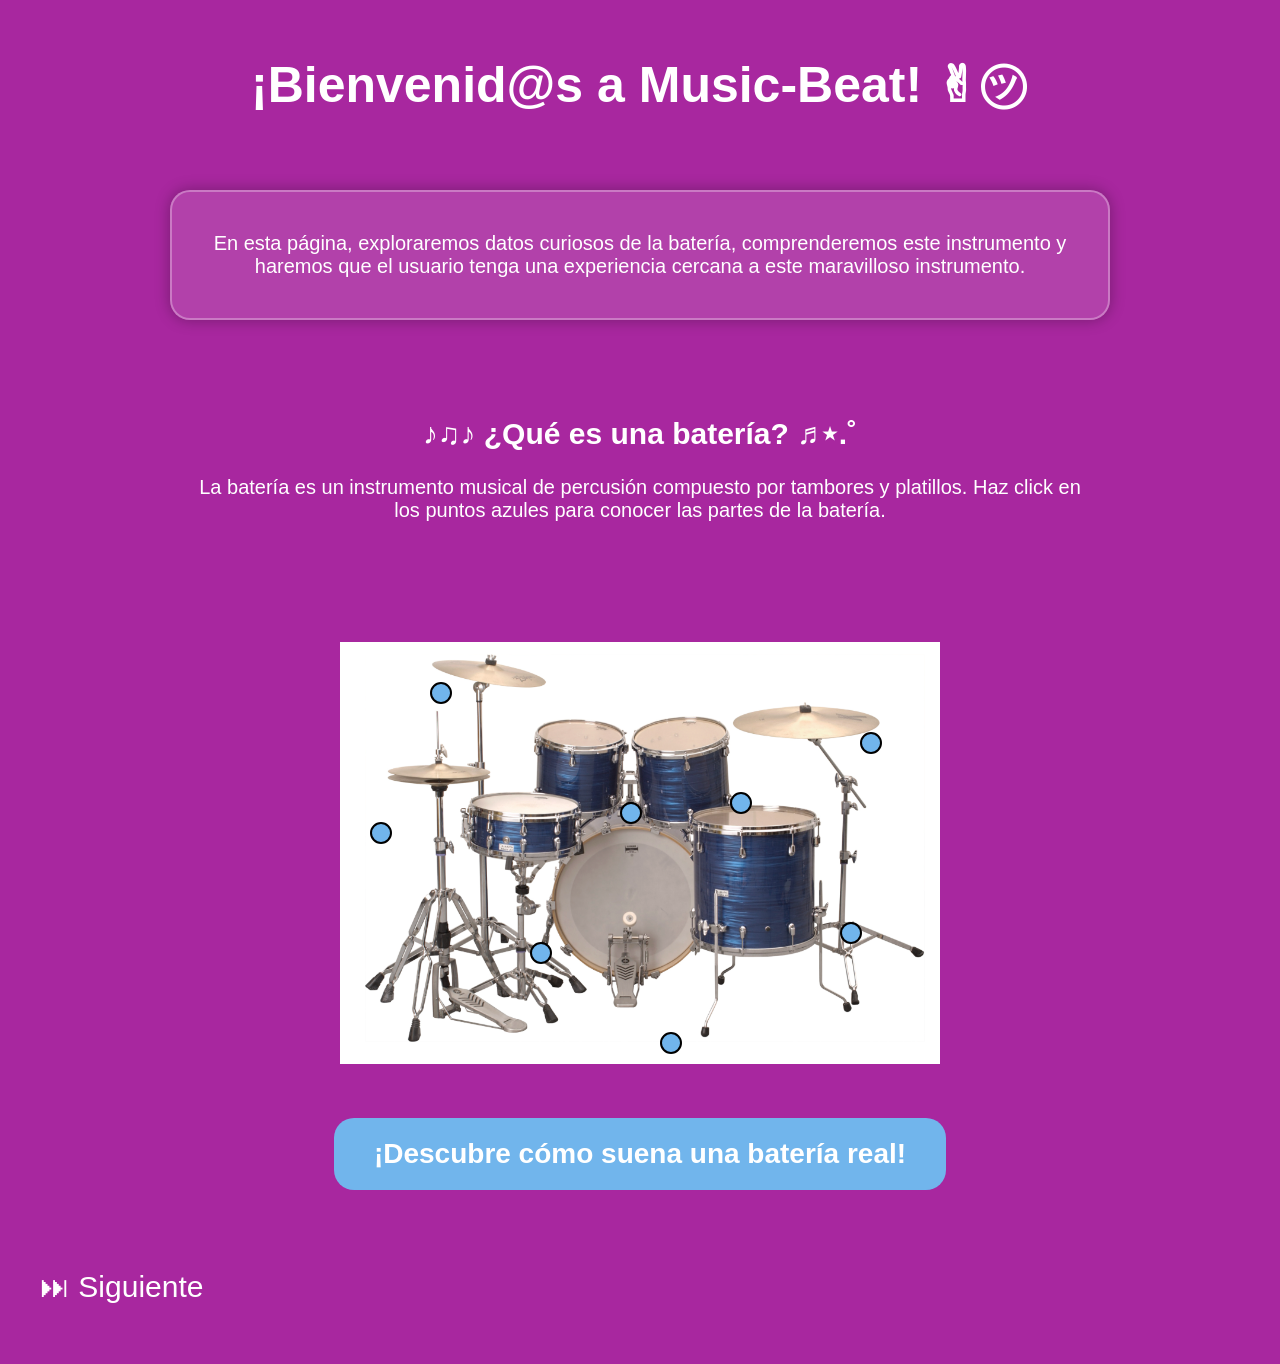
<file: index.html>
<!DOCTYPE html>
<html lang="es">

<head>
    <meta charset="UTF-8">
    <meta name="viewport" content="width=device-width, initial-scale=1.0">
    <title>Music-Beat</title>
    <link rel="stylesheet" href="style_index.css">
</head>

<body id="index">

    <br>

    <h1 class="titulo">¡Bienvenid@s a Music-Beat! ✌︎㋡</h1>

    <br>

    <div class="cuadro-texto">
        <p>
            En esta página, exploraremos datos curiosos de la batería,
            comprenderemos este instrumento y haremos que el usuario
            tenga una experiencia cercana a este maravilloso instrumento.
        </p>
    </div>

    <br><br>

    <div class="texto">

        <h2>♪♫♪ ¿Qué es una batería? ♬⋆.˚</h2>

        <p>
            La batería es un instrumento musical de percusión compuesto
            por tambores y platillos. Haz click en los puntos azules
            para conocer las partes de la batería.
        </p>

    </div>

    <div class="contenedor">

        <img src="assets/bateria.png" alt="Drums">

        <div class="punto" style="top: 40px; left: 90px;" onclick="mostrar('c1')"></div>
        <div class="comentario" id="c1" style="top: 60px; left: 120px;">
            <b>Crash:</b> platillo usado para acentos fuertes.
        </div>

        <div class="punto" style="top: 180px; left: 30px;" onclick="mostrar('c2')"></div>
        <div class="comentario" id="c2" style="top: 200px; left: 60px;">
            <b>Hi-Hat:</b> platillos que marcan el ritmo.
        </div>

        <div class="punto" style="top: 300px; left: 190px;" onclick="mostrar('c3')"></div>
        <div class="comentario" id="c3" style="top: 320px; left: 220px;">
            <b>Redoblante:</b> tambor principal del ritmo.
        </div>

        <div class="punto" style="top: 160px; left: 280px;" onclick="mostrar('c4')"></div>
        <div class="comentario" id="c4" style="top: 180px; left: 310px;">
            <b>Tom 1:</b> tambor agudo superior.
        </div>

        <div class="punto" style="top: 150px; left: 390px;" onclick="mostrar('c5')"></div>
        <div class="comentario" id="c5" style="top: 170px; left: 420px;">
            <b>Tom 2:</b> segundo tom superior.
        </div>

        <div class="punto" style="top: 390px; left: 320px;" onclick="mostrar('c6')"></div>
        <div class="comentario" id="c6" style="top: 410px; left: 350px;">
            <b>Bombo:</b> produce los sonidos graves.
        </div>

        <div class="punto" style="top: 280px; left: 500px;" onclick="mostrar('c7')"></div>
        <div class="comentario" id="c7" style="top: 300px; left: 350px;">
            <b>Floor Tom:</b> tambor grave lateral.
        </div>

        <div class="punto" style="top: 90px; left: 520px;" onclick="mostrar('c8')"></div>
        <div class="comentario" id="c8" style="top: 110px; left: 350px;">
            <b>Ride:</b> platillo usado para acompañamiento y marcar el ritmo.
        </div>

    </div>

    <div class="contenedor-boton">

        <button class="boton-sonidos" onclick="sonido()">
            ¡Descubre cómo suena una batería real!
        </button>

    </div>

    <audio id="audioBateria">
        <source src="assets/Drums-only.mp3" type="audio/mpeg">
    </audio>

    <a href="momento2.html" class="boton">
        ⏭ Siguiente
    </a>

    <script>

        function mostrar(id){
            let comentario = document.getElementById(id);

            if(comentario.style.display == "block"){
                comentario.style.display = "none";
            } else {
                comentario.style.display = "block";
            }
        }

        function sonido(){
            let audio = document.getElementById("audioBateria");
            audio.currentTime = 0;
            audio.play();
        }
        

    </script>

</body>
</html>
</file>
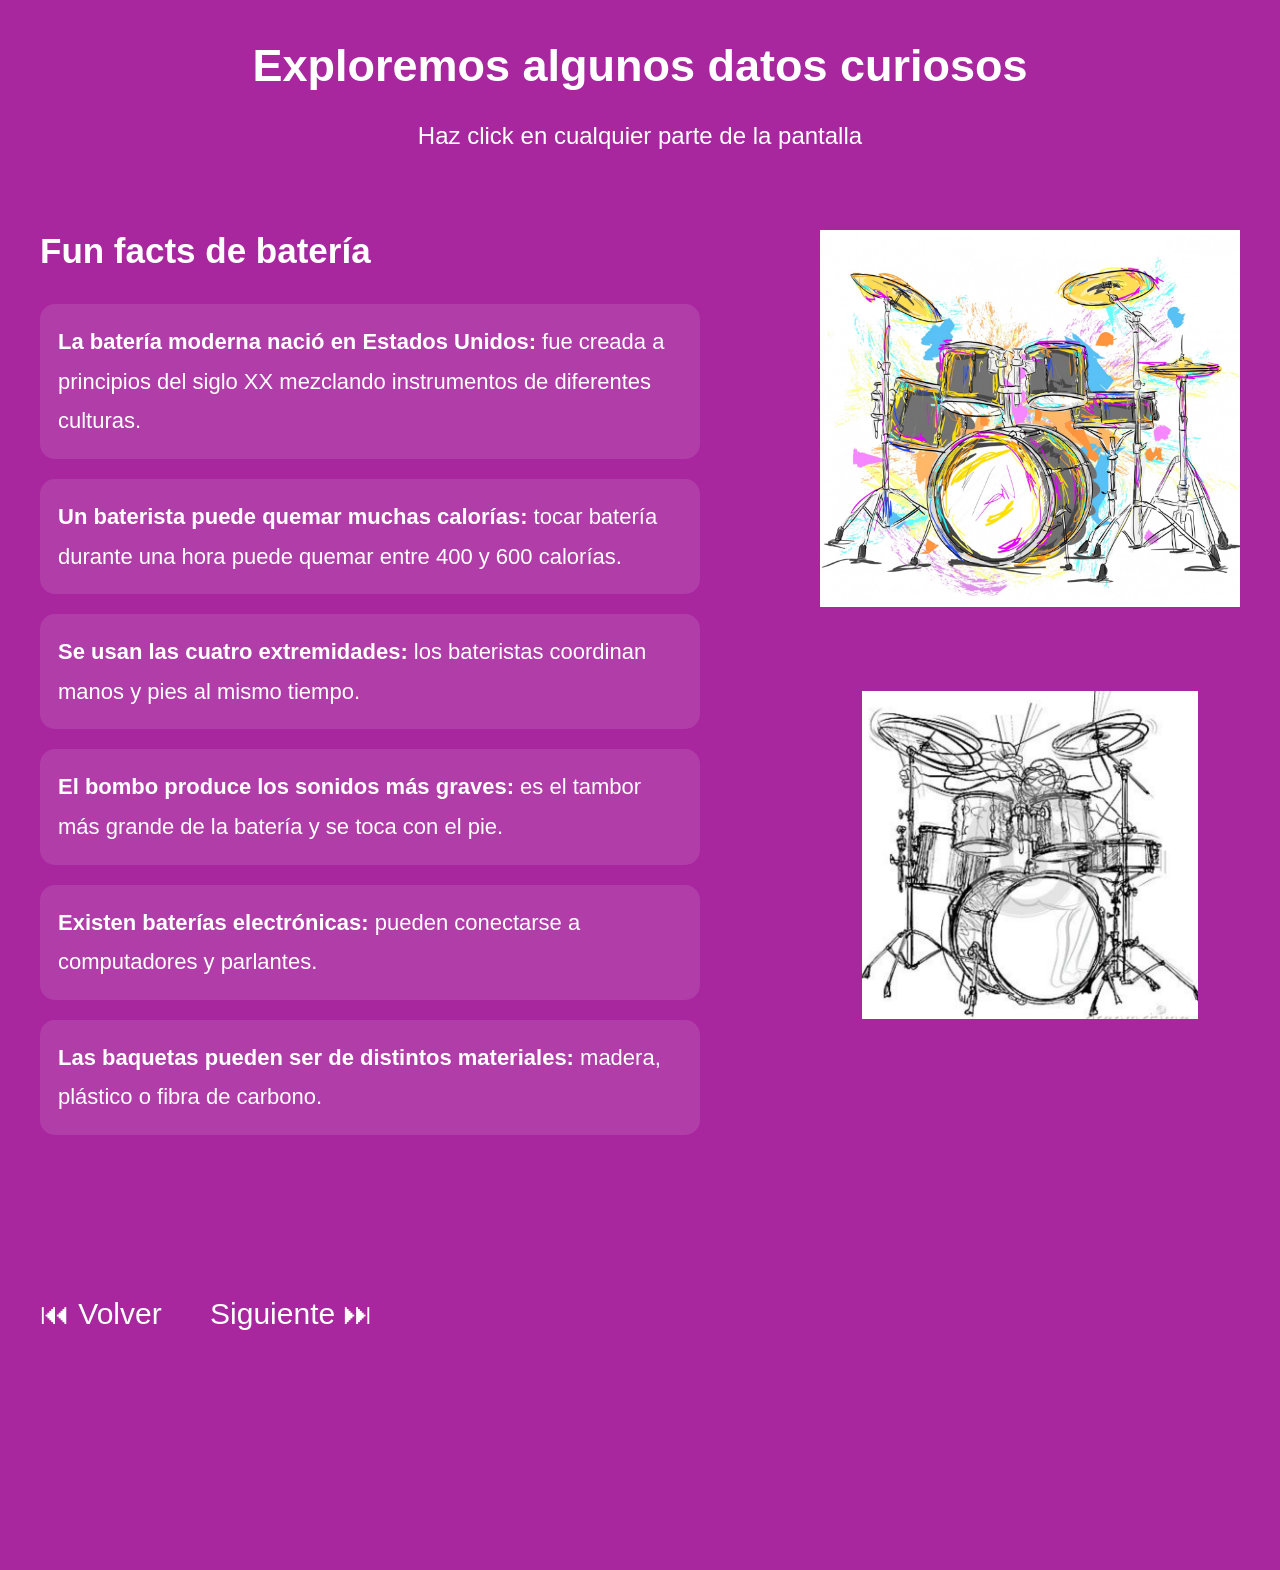
<file: momento2.html>
<!DOCTYPE html>
<html lang="es">

<head>
    <meta charset="UTF-8">
    <meta name="viewport" content="width=device-width, initial-scale=1.0">
    <title>Music-Beat</title>

        <link rel="stylesheet" href="style-momento2.css">

</head>

<body id="momento2">

    <h1>Exploremos algunos datos curiosos</h1>


    <div class="mensaje">
        Haz click en cualquier parte de la pantalla
    </div>

    <div class="contenido">

        <div class="datos">

            <h2>Fun facts de batería</h2>

            <ul>

                <li>
                    <b>La batería moderna nació en Estados Unidos:</b>
                    fue creada a principios del siglo XX mezclando
                    instrumentos de diferentes culturas.
                </li>

                <li>
                    <b>Un baterista puede quemar muchas calorías:</b>
                    tocar batería durante una hora puede quemar entre
                    400 y 600 calorías.
                </li>

                <li>
                    <b>Se usan las cuatro extremidades:</b>
                    los bateristas coordinan manos y pies al mismo tiempo.
                </li>

                <li>
                    <b>El bombo produce los sonidos más graves:</b>
                    es el tambor más grande de la batería
                    y se toca con el pie.
                </li>

                <li>
                    <b>Existen baterías electrónicas:</b>
                    pueden conectarse a computadores y parlantes.
                </li>

                <li>
                    <b>Las baquetas pueden ser de distintos materiales:</b>
                    madera, plástico o fibra de carbono.
                </li>

            </ul>

        </div>

        <div class="imagenes">

            <img src="assets/Drums-colors.png" alt="Drums">

            <div class="dibujo">

                <img src="assets/Dibujo .png" alt="Dibujo">

            </div>

        </div>

    </div>


    <div class="botones">

        <a href="index.html">
            ⏮ Volver
        </a>

        <a href="momento3.html">
            Siguiente ⏭
        </a>

    </div>


    <script>

        document.addEventListener("click", function(e){

            const nota = document.createElement("div");

            const simbolos = ["♪", "♫", "♩", "♬"];

            nota.innerHTML =
            simbolos[Math.floor(Math.random() * simbolos.length)];

            nota.style.position = "fixed";
            nota.style.left = e.clientX + "px";
            nota.style.top = e.clientY + "px";

            nota.style.fontSize = "35px";
            nota.style.color = "yellow";
            nota.style.pointerEvents = "none";

            nota.style.animation =
            "subir 1.5s linear forwards";

            document.body.appendChild(nota);

            setTimeout(() => {
                nota.remove();
            }, 1500);

        });

    </script>

</body>

</html>
</file>
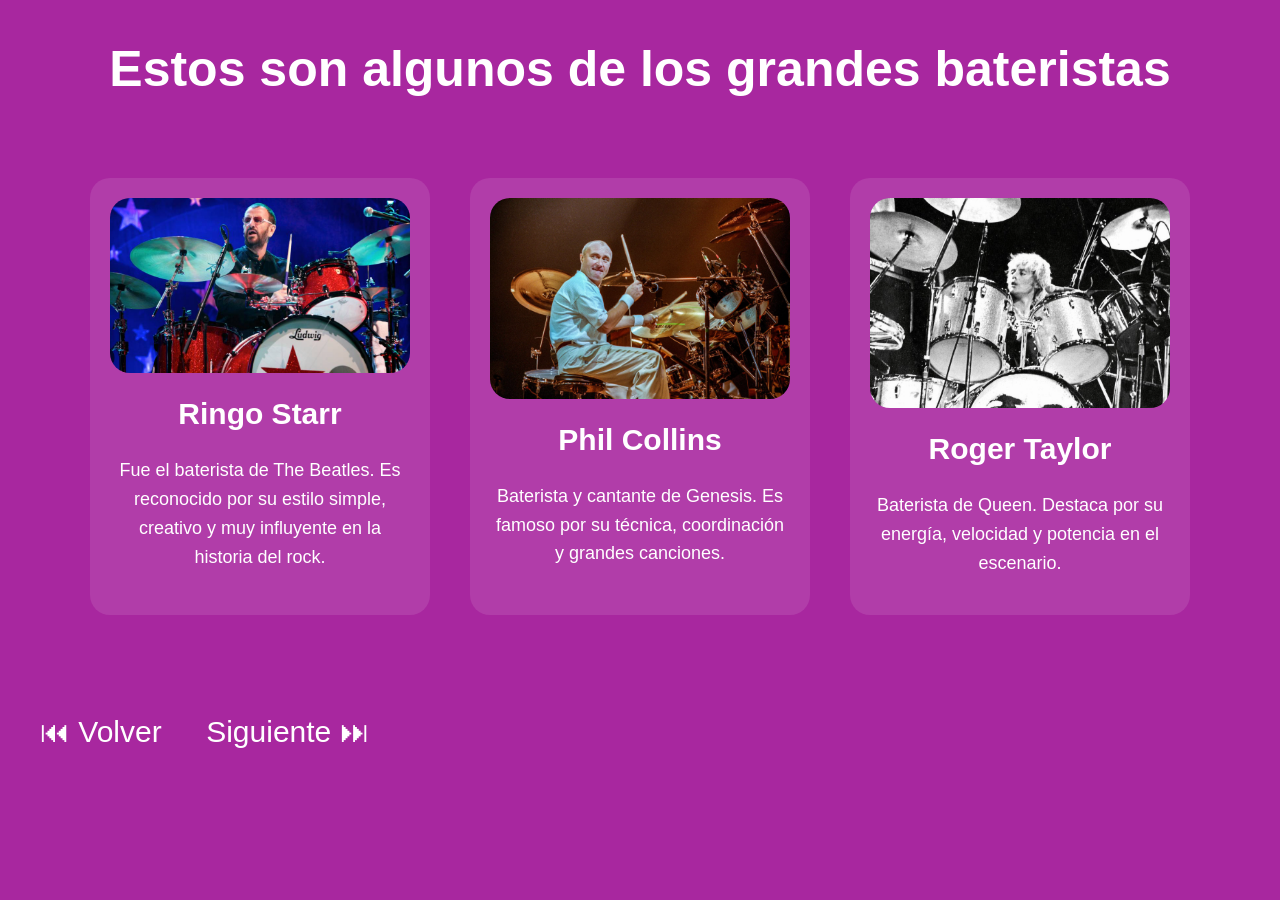
<file: momento3.html>
<!DOCTYPE html>
<html lang="es">

<head>
    <meta charset="UTF-8">
    <meta name="viewport" content="width=device-width, initial-scale=1.0">
    <title>Grandes bateristas</title>

    <link rel="stylesheet" href="style-momento3.css">
</head>

<body id="momento3">

    <h1>Estos son algunos de los grandes bateristas</h1>

    <div class="contenedor">

        <div class="card" data-audio="assets/ringo.mp3">
            <img src="assets/Ringo Starr.png" alt="Ringo Starr">
            <h2>Ringo Starr</h2>
            <p>Fue el baterista de The Beatles. Es reconocido por su estilo simple, creativo y muy influyente en la historia del rock.</p>
        </div>

        <div class="card" data-audio="assets/phil.mp3">
            <img src="assets/Phil Collins .png" alt="Phil Collins">
            <h2>Phil Collins</h2>
            <p>Baterista y cantante de Genesis. Es famoso por su técnica, coordinación y grandes canciones.</p>
        </div>

        <div class="card" data-audio="assets/roger.mp3">
            <img src="assets/roger taylor.png" alt="Roger Taylor">
            <h2>Roger Taylor</h2>
            <p>Baterista de Queen. Destaca por su energía, velocidad y potencia en el escenario.</p>
        </div>

    </div>

    <div class="botones">
        <a href="momento2.html">⏮ Volver</a>
        <a href="momento4.html">Siguiente ⏭</a>
    </div>

    <script>

        const emojis = ["⭐", "🤘", "🎵", "🥁"];

        function crearEmoji() {

            const emoji = document.createElement("div");

            emoji.classList.add("emoji");

            emoji.innerHTML = emojis[Math.floor(Math.random() * emojis.length)];

            emoji.style.left = Math.random() * window.innerWidth + "px";

            emoji.style.animationDuration = (Math.random() * 3 + 2) + "s";

            emoji.style.fontSize = (Math.random() * 20 + 20) + "px";

            document.body.appendChild(emoji);

            setTimeout(() => {

                emoji.remove();

            }, 5000);
        }

        setInterval(crearEmoji, 200);


        const cards = document.querySelectorAll(".card");

        let audioActual = null;
        let cardActual = null;

        cards.forEach(card => {

            card.addEventListener("click", () => {

                const rutaAudio = card.dataset.audio;



                if (audioActual && cardActual === card) {

                    audioActual.pause();

                    audioActual.currentTime = 0;

                    audioActual = null;
                    cardActual = null;

                    return;
                }

                if (audioActual) {

                    audioActual.pause();

                    audioActual.currentTime = 0;
                }
        
                audioActual = new Audio(rutaAudio);

                audioActual.play();

                cardActual = card;

            });

        });

    </script>

</body>

</html>
</file>
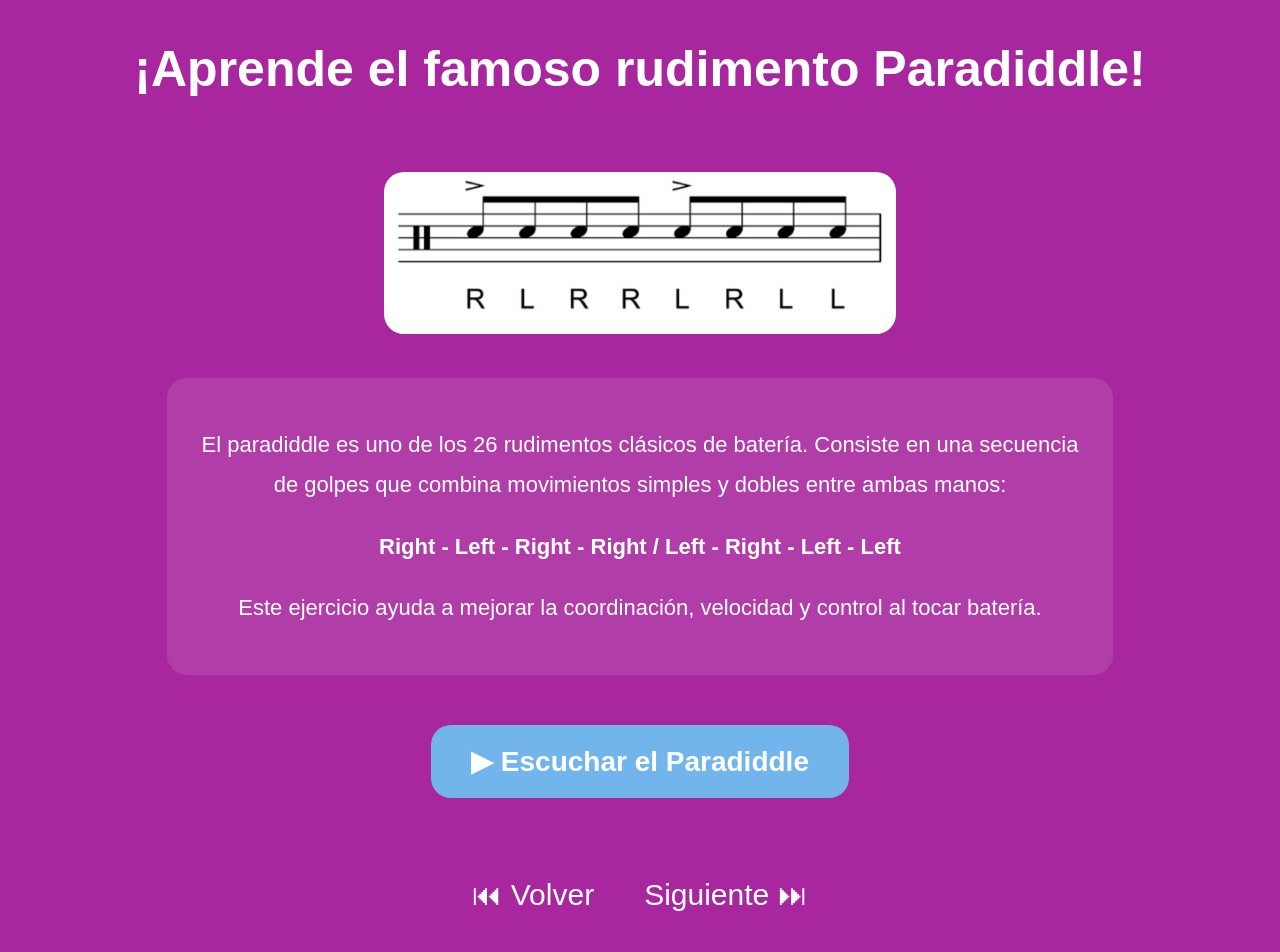
<file: momento4.html>
<!DOCTYPE html>
<html lang="es">

<head>
    <meta charset="UTF-8">
    <meta name="viewport" content="width=device-width, initial-scale=1.0">
    <title>Rudimentos</title>
<style >


        body{
            background-color: rgba(156, 9, 146, 0.875);
            font-family: Arial, Helvetica, sans-serif;
            color: white;
            margin: 0;
            padding: 0;
            text-align: center;
            overflow-x: hidden;
        }

        .titulo{

            font-size: 50px;

            margin-top: 40px;

            animation: brillo 1.5s infinite alternate;

        }

        .subtitulo{

            font-size: 24px;

            margin-top: -10px;
        }

        @keyframes brillo{

            from{
                opacity: 0.7;
                text-shadow: 0 0 5px white;
            }

            to{
                opacity: 1;
                text-shadow:
                0 0 10px rgb(113, 181, 236),
                0 0 20px rgb(113, 181, 236),
                0 0 40px rgb(113, 181, 236);
            }

        }

        img{

            width: 40%;

            margin-top: 40px;

            border-radius: 20px;
        }
        .texto{

            width: 70%;

            margin: auto;

            margin-top: 40px;

            font-size: 22px;

            line-height: 1.8;

            background-color: rgba(255,255,255,0.1);

            padding: 25px;

            border-radius: 20px;
        }

        .contenedor-boton{

            margin-top: 50px;
        }

        .boton-sonido{

            background-color: rgb(113, 181, 236);

            color: white;

            border: none;

            padding: 20px 40px;

            font-size: 28px;

            border-radius: 20px;

            cursor: pointer;

            font-weight: bold;
        }

        .boton-sonido:hover{

            background-color: rgb(83, 150, 205);

        }

        .botones{

            display: flex;

            justify-content: center;

            gap: 50px;

            margin-top: 80px;

            margin-bottom: 40px;
        }

        a{

            font-size: 30px;

            color: white;

            text-decoration: none;
        }

        a:hover{

            color: yellow;
        }

        @keyframes subir {

            0%{
                transform: translateY(0px);
                opacity: 1;
            }

            100%{
                transform: translateY(-120px);
                opacity: 0;
            }

        }
    </style>

    

</head>

<body id="momento4">

    <h1 class="titulo">
        ¡Aprende el famoso rudimento Paradiddle! 
    </h1>


    <img src="assets/Rudimentos.png" alt="Rudimentos">


    <div class="texto">

        <p>
            El paradiddle es uno de los 26 rudimentos clásicos de batería.
            Consiste en una secuencia de golpes que combina movimientos simples
            y dobles entre ambas manos:
        </p>

        <p>
            <b>Right - Left - Right - Right / Left - Right - Left - Left</b>
        </p>

        <p>
            Este ejercicio ayuda a mejorar la coordinación,
            velocidad y control al tocar batería.
        </p>

    </div>


    <div class="contenedor-boton">

        <button class="boton-sonido" onclick="reproducirAudio()">
            ▶ Escuchar el Paradiddle
        </button>

    </div>


    <audio id="audioBateria">
        <source src="assets/How to play a PARADIDDLE.mp3" type="audio/mpeg">
    </audio>


    <div class="botones">

        <a href="momento3.html">
            ⏮ Volver
        </a>

        <a href="momento5.html">
            Siguiente ⏭
        </a>

    </div>


    <script>

        function reproducirAudio(){

            let audio = document.getElementById("audioBateria");

            audio.currentTime = 0;

            audio.play();

        }

        document.addEventListener("click", function(e){

            const nota = document.createElement("div");

            const simbolos = ["♪", "♫", "♩", "♬"];

            nota.innerHTML =
            simbolos[Math.floor(Math.random() * simbolos.length)];

            nota.style.position = "fixed";

            nota.style.left = e.clientX + "px";

            nota.style.top = e.clientY + "px";

            nota.style.fontSize = "35px";

            nota.style.color = "yellow";

            nota.style.pointerEvents = "none";

            nota.style.animation =
            "subir 1.5s linear forwards";

            document.body.appendChild(nota);

            setTimeout(() => {

                nota.remove();

            }, 1500);

        });

    </script>

</body>

</html>
</file>
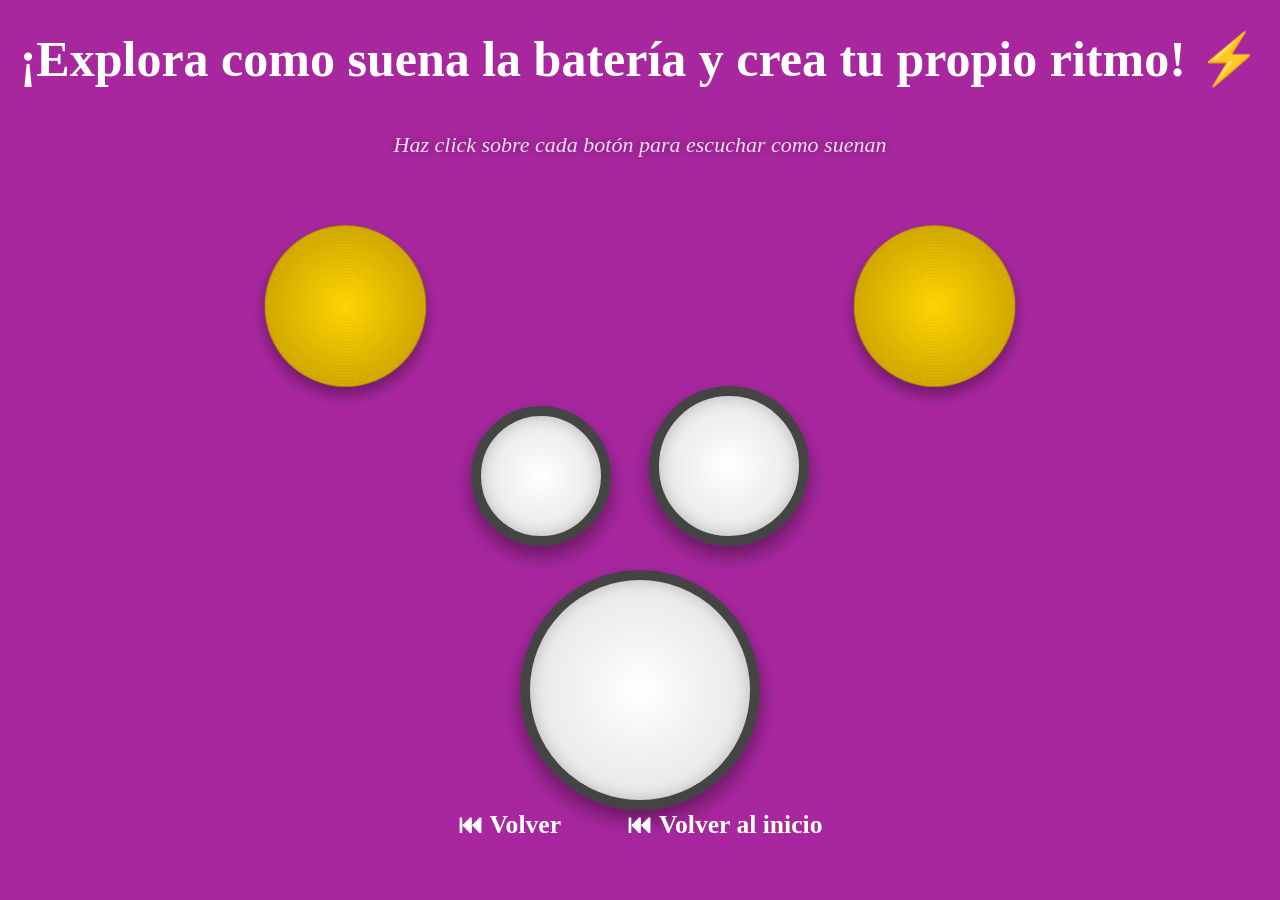
<file: momento5.html>
<!DOCTYPE html>
<html lang="es">

<head>
    <meta charset="UTF-8">
    <meta name="viewport" content="width=device-width, initial-scale=1.0">
    <title>Batería</title>

    <link rel="stylesheet" href="style.css">

    <style>
        .subtitulo{
            text-align: center;
            font-size: 22px;
            color: white;
            margin-top: 10px;
            opacity: 0.85;
            font-style: italic;
            text-shadow: 0 0 8px rgba(0,0,0,0.4);
        }

        .titulo{
            text-align: center;
            color: white;
            margin-top: 30px;
        }
    </style>

</head>

<body id="momento5" style="background-color: rgba(156, 9, 146, 0.875);">

    <h1 class="titulo">
        ¡Explora como suena la batería y crea tu propio ritmo! ⚡
    </h1>

    <p class="subtitulo">
        Haz click sobre cada botón para escuchar como suenan  
    </p>

    <div class="drum-set">

        <div class="cymbal-row">
            <div class="instrument cymbal left-cymbal" id="crash"></div>
      <div class="instrument cymbal right-cymbal" id="ride"></div>
        </div>

        <div class="drum-group">
            <div class="instrument drum snare" id="snare"></div>
    <div class="instrument drum tom" id="tom"></div>
        </div>

        <div class="instrument drum kick" id="kick"></div>

    </div>

    <div class="botones">

        <a href="momento4.html" class="volver">
            ⏮ Volver
        </a>

        <a href="index.html" class="inicio">
            ⏮ Volver al inicio
        </a>

    </div>

    
    <script src="script.js"></script>

</body>

</html>
</file>
<file: style_index.css>
body{
            background-color: rgba(156, 9, 146, 0.875);
            font-family: Arial, Helvetica, sans-serif;
            color: white;
            margin: 0;
            padding: 0;
        }

        h1{
            text-align: center;
        }

        .titulo{
            color: white;
            font-size: 50px;
            animation: brillo 1.5s infinite alternate;
        }

        @keyframes brillo{
            from{
                opacity: 0.7;
                text-shadow: 0 0 5px white;
            }
            to{
                opacity: 1;
                text-shadow:
                0 0 10px rgb(113, 181, 236),
                0 0 20px rgb(113, 181, 236),
                0 0 40px rgb(113, 181, 236);
            }
        }

        .cuadro-texto{
            width: 70%;
            margin: 20px auto;
            padding: 20px;
            text-align: center;
            font-size: 20px;
            background-color: rgba(255, 255, 255, 0.12);
            border: 2px solid rgba(255, 255, 255, 0.3);
            border-radius: 20px;
            box-shadow: 0 0 15px rgba(0,0,0,0.3);
        }

        .texto{
            width: 70%;
            margin: auto;
            text-align: center;
            font-size: 20px;
            margin-top: 40px;
        }

        .contenedor{
            position: relative;
            width: 600px;
            margin: auto;
            margin-top: 120px;
        }

        .contenedor img{
            width: 100%;
        }

        .punto{
            position: absolute;
            width: 18px;
            height: 18px;
            background-color: rgb(113, 181, 236);
            border-radius: 50%;
            cursor: pointer;
            border: 2px solid black;
        }

        .comentario{
            display: none;
            position: absolute;
            background-color: white;
            color: black;
            padding: 10px;
            border-radius: 10px;
            width: 180px;
            font-size: 14px;
        }

        .boton{
            font-size: 30px;
            padding: 20px 40px;
            display: inline-block;
            color: white;
            text-decoration: none;
            margin-top: 60px;
            margin-bottom: 40px;
        }

        .contenedor-boton{
            display: flex;
            justify-content: center;
            margin-top: 50px;
        }

        .boton-sonidos{
            background-color: rgb(113, 181, 236);
            color: white;
            font-size: 28px;
            padding: 20px 40px;
            border: none;
            border-radius: 20px;
            cursor: pointer;
            font-weight: bold;
        }

        .boton-sonidos:hover{
            background-color: rgb(85, 155, 212);
        }
</file>
<file: style-momento2.css>
body{
            background-color: rgba(156, 9, 146, 0.875);
            color: white;
            font-family: Arial, Helvetica, sans-serif;
            overflow-x: auto;
            margin: 0;
            padding: 0;
            min-height: 170vh;
        }

        h1{
            text-align: center;
            margin-top: 40px;
            font-size: 45px;
        }

        .mensaje{
            text-align: center;
            font-size: 24px;
            margin-top: 10px;
            animation: brillo 1s infinite alternate;
        }

        @keyframes brillo{

            from{
                opacity: 0.5;
            }

            to{
                opacity: 1;
            }

        }
        .contenido{
            display: flex;
            justify-content: space-between;
            align-items: flex-start;
            padding: 40px;
        }

        .datos{
            width: 55%;
            font-size: 22px;
            line-height: 1.8;
        }

        .datos h2{
            font-size: 35px;
            margin-bottom: 20px;
        }

        .datos ul{
            list-style: none;
            padding: 0;
        }

        .datos li{
            margin-bottom: 20px;
            background-color: rgba(255,255,255,0.1);
            padding: 18px;
            border-radius: 15px;
            transition: 0.3s;
        }

        .datos li:hover{
            transform: scale(1.03);
        }

        .imagenes{
            width: 35%;
            text-align: center;
        }

        .imagenes img{
            width: 100%;
            margin-top: 40px;
        }

        .dibujo{
            margin-top: 40px;
        }

        .dibujo img{
            width: 80%;
        }

        .botones{
            padding: 20px 40px;
            margin-top: 80px;
        }

        a{
            font-size: 30px;
            color: white;
            text-decoration: none;
            margin-right: 40px;
        }

        a:hover{
            color: yellow;
        }


        @keyframes subir {

            0%{
                transform: translateY(0px);
                opacity: 1;
            }

            100%{
                transform: translateY(-120px);
                opacity: 0;
            }

        }
</file>
<file: style-momento3.css>
body{
            background-color: rgba(156, 9, 146, 0.875);
            color: white;
            font-family: Arial, Helvetica, sans-serif;
            margin: 0;
            padding: 0;
        }

        h1{
            text-align: center;
            font-size: 50px;
            margin-top: 40px;
            animation: brillo 1.5s infinite alternate;
            position: relative;
            z-index: 2;
        }

        @keyframes brillo{
            from{
                opacity: 0.7;
                text-shadow: 0 0 5px white;
            }
            to{
                opacity: 1;
                text-shadow:
                0 0 10px rgb(113, 181, 236),
                0 0 20px rgb(113, 181, 236),
                0 0 40px rgb(113, 181, 236);
            }
        }

        .contenedor{
            display: flex;
            justify-content: center;
            gap: 40px;
            flex-wrap: wrap;
            margin-top: 60px;
            padding: 20px;
            position: relative;
            z-index: 2;
        }

        .card{
            width: 300px;
            background-color: rgba(255,255,255,0.1);
            border-radius: 20px;
            padding: 20px;
            text-align: center;
            transition: 0.3s;
        }

        .card:hover{
            transform: scale(1.05);
        }

        .card img{
            width: 100%;
            border-radius: 20px;
        }

        .card h2{
            margin-top: 20px;
            font-size: 30px;
        }

        .card p{
            font-size: 18px;
            line-height: 1.6;
        }

        .botones{
            margin-top: 60px;
            padding: 20px 40px;
            position: relative;
            z-index: 2;
        }

        a{
            font-size: 30px;
            color: white;
            text-decoration: none;
            margin-right: 40px;
        }

        a:hover{
            color: yellow;
        }

        /* EMOJIS CAÍENDO */
        .emoji{
            position: fixed;
            top: -50px;
            font-size: 30px;
            animation: caer linear forwards;
            pointer-events: none;
            z-index: 1;
        }

        @keyframes caer{
            to{
                transform: translateY(110vh);
                opacity: 0;
            }
        }

        @keyframes subir {
            0%{
                transform: translateY(0px);
                opacity: 1;
            }
            100%{
                transform: translateY(-120px);
                opacity: 0;
            }
        }
</file>
<file: style.css>
:root {

    --skin:
    radial-gradient(
        circle,
        #ffffff 0%,
        #e8e8e8 70%,
        #cfcfcf 100%
    );

    --gold:
    radial-gradient(
        circle,
        #ffd700 0%,
        #d4aa00 70%,
        #8b6508 100%
    );
}

body {

    background-color:
    rgba(162, 25, 25, 0.875);

    margin: 0;

    display: flex;
    flex-direction: column;

    align-items: center;

    min-height: 100vh;

    overflow-x: hidden;
}

.volver,
.inicio {

    font-size: clamp(18px, 2vw, 30px);

    padding: 15px 30px;

    color: white;

    text-decoration: none;

    font-weight: bold;
}

.volver {
    margin-top: 20px;
}

.inicio {
    margin-top: 40px;
    margin-bottom: 20px;
}

.drum-set {

    display: flex;
    flex-direction: column;

    align-items: center;

    gap: 1.5rem;

    margin-top: 5vh;
}

.cymbal-row {

    width: min(90vw, 700px);

    display: flex;

    justify-content: space-between;

    align-items: center;

    margin-bottom: -25px; 
}


.left-cymbal {

    transform:
    translateX(-2vw);
}

.right-cymbal {

    transform:
    translateX(2vw);
}

/* TAMBORES */
.drum {

    background: var(--skin);

    border:
    clamp(6px, 1vw, 10px)
    solid
    #444;

    border-radius: 50%;

    box-shadow:
        inset 0 0 15px rgba(0,0,0,0.2),
        0 10px 20px rgba(0,0,0,0.4);

    cursor: pointer;

    transition:
    transform 0.1s ease;
}

.kick {

    width: clamp(140px, 20vw, 220px);
    height: clamp(140px, 20vw, 220px);
}

.snare {

    width: clamp(80px, 12vw, 120px);
    height: clamp(80px, 12vw, 120px);
}

.tom {

    width: clamp(90px, 14vw, 140px);
    height: clamp(90px, 14vw, 140px);
}

/* PLATILLOS */
.cymbal {

    width: clamp(90px, 14vw, 160px);
    height: clamp(90px, 14vw, 160px);

    border-radius: 50%;

    border:
    1px solid rgba(0,0,0,0.2);

    background:
        repeating-radial-gradient(
            circle,
            transparent 0,
            transparent 2px,
            rgba(0,0,0,0.05) 3px
        ),
        var(--gold);

    box-shadow:
        0 8px 15px rgba(0,0,0,0.35);

    cursor: pointer;

    transition:
    transform 0.1s ease;
}

/* GRUPO TAMBORES */
.drum-group {

    display: flex;

    gap: clamp(15px, 3vw, 40px);

    align-items: flex-end;
}


.instrument:active {

    transform:
    scale(0.95)
    translateY(4px);
}

/* EFECTO BRILLO */

.titulo{

    color: white;

    font-size: 50px;

    animation: brillo 1.5s infinite alternate;

}

@keyframes brillo{

    from{
        opacity: 0.7;
        text-shadow: 0 0 5px white;
    }

    to{
        opacity: 1;
        text-shadow:
        0 0 10px rgb(113, 181, 236),
        0 0 20px rgb(113, 181, 236),
        0 0 40px rgb(113, 181, 236);
    }

}

.cuadro-texto{
    width: 70%;
    margin: 30px auto;
    padding: 20px;
    text-align: center;
    font-size: 20px;
    background-color: rgba(255, 255, 255, 0.12);
    border: 2px solid rgba(255, 255, 255, 0.3);
    border-radius: 20px;
    box-shadow: 0 0 15px rgba(0,0,0,0.3);
    backdrop-filter: blur(5px);
}
</file>
